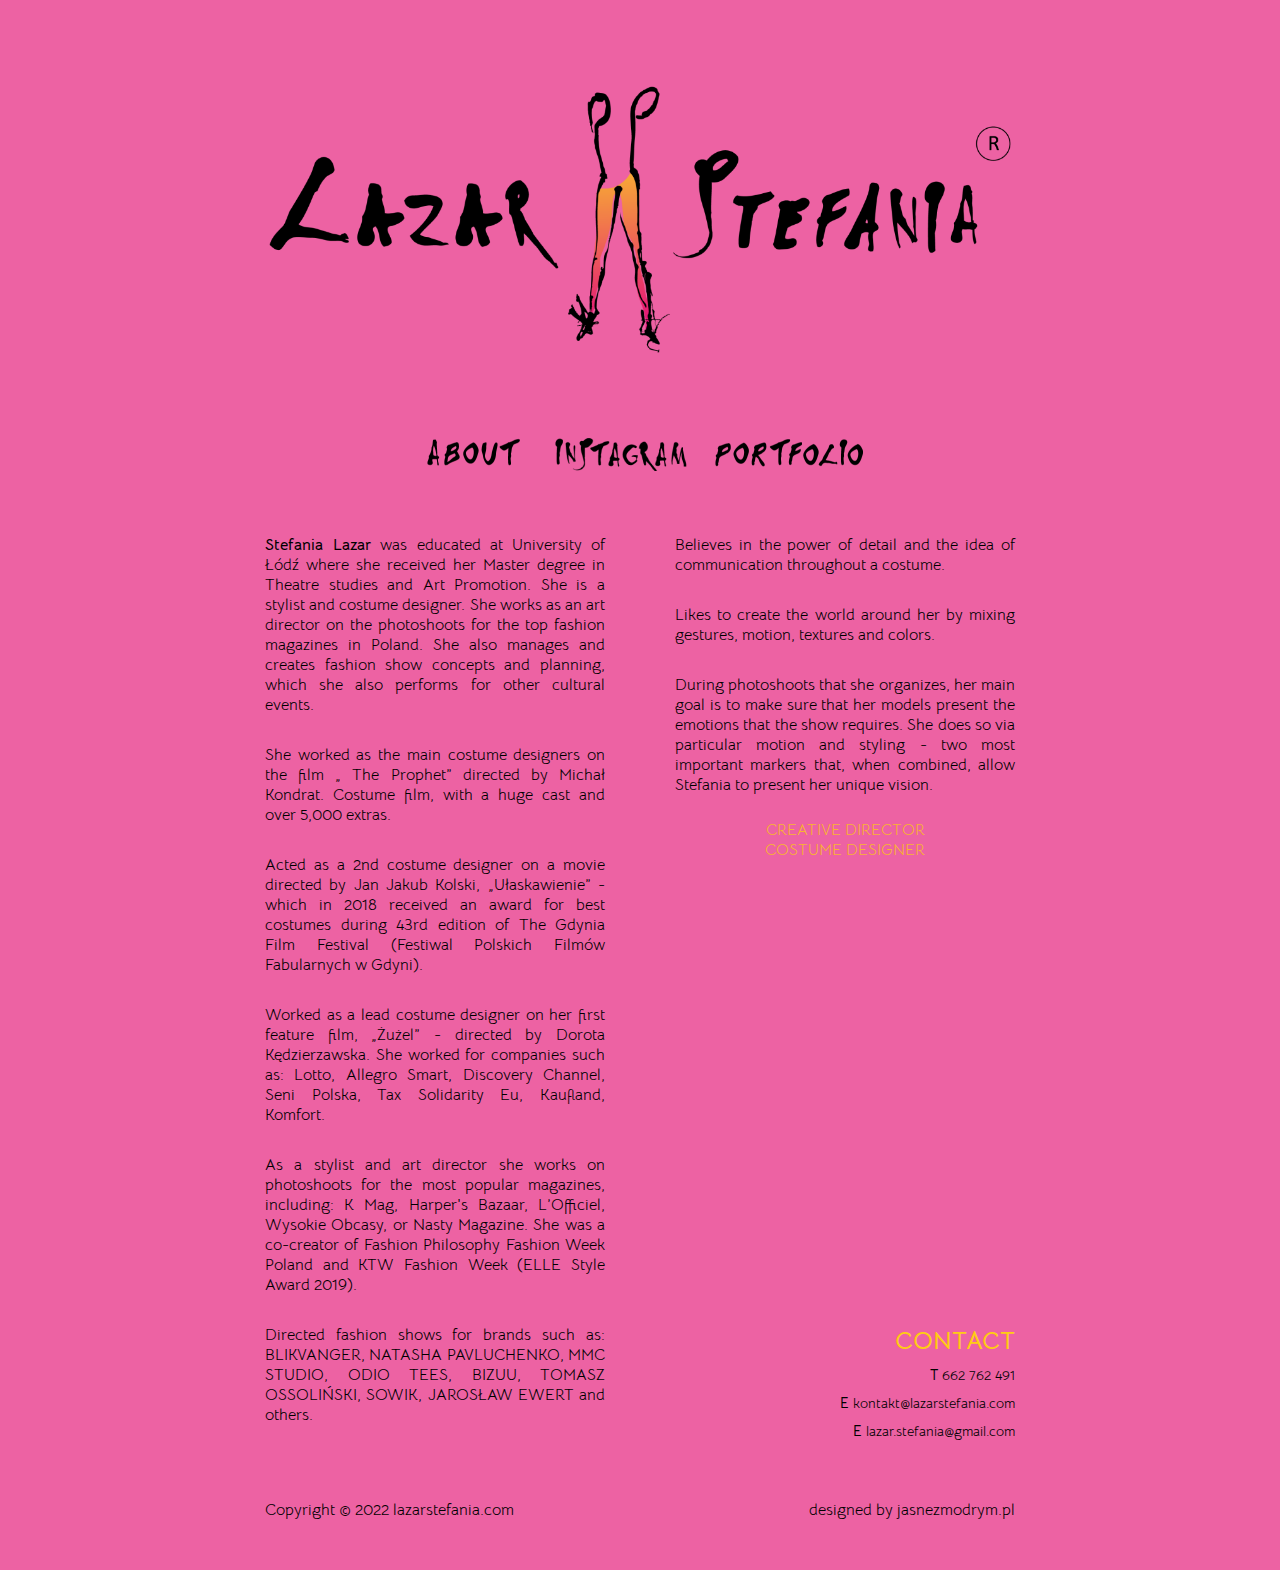
<file: about.html>
<!DOCTYPE html>
<html lang="en">
  <head>
    <meta charset="UTF-8" />
    <meta http-equiv="X-UA-Compatible" content="IE=edge" />
    <meta name="viewport" content="width=device-width, initial-scale=1.0" />
    <title>Lazar Stefania - About</title>
    <link rel="stylesheet" href="css/main.css" />
    <link rel="preconnect" href="https://fonts.googleapis.com" />
    <link rel="preconnect" href="https://fonts.gstatic.com" crossorigin />
    <link
      href="https://fonts.googleapis.com/css2?family=Antic&family=Bellota+Text:wght@300;400;700&display=swap"
      rel="stylesheet"
    />
  </head>
  <body>
    <section class="content --pink-bg">
      <header class="header">
        <section class="header__wrapper">
          <div class="logo">
            <div class="logo__container">
              <a href="index.html" class="logo__link">
                <img
                  src="src/img/logo_stefanialazar_R 2.png"
                  alt="Lazar Stefania"
                />
              </a>
            </div>
          </div>
          <nav role="navigation">
            <div id="menuToggle">
              <input type="checkbox" />
              <span></span>
              <span></span>
              <span></span>
              <ul id="menu">
                <li>
                  <a href="#" title="About">
                    <img src="src/portfolio/about_lazar 1.png" alt="About" />
                  </a>
                </li>
                <li>
                  <a
                    href="https://instagram.com/lazar.stefania?utm_medium=copy_link"
                  >
                    <img
                      src="src/portfolio/instagram_lazar 1.png"
                      alt="Instagram"
                    />
                  </a>
                </li>
                <li>
                  <a href="portfolio.html" title="Portfolio">
                    <img
                      src="src/portfolio/portfolio_lazar 1.png"
                      alt="Portfolio"
                    />
                  </a>
                </li>
              </ul>
            </div>
          </nav>
        </section>
      </header>
      <section class="about">
        <article class="about__column">
          <p>
            <strong>Stefania Lazar</strong> was educated at University of Łódź
            where she received her Master degree in Theatre studies and Art
            Promotion. She is a stylist and costume designer. She works as an
            art director on the photoshoots for the top fashion magazines in
            Poland. She also manages and creates fashion show concepts and
            planning, which she also performs for other cultural events.
          </p>
          <p>
            She worked as the main costume designers on the film „ The Prophet”
            directed by Michał Kondrat. Costume film, with a huge cast and over
            5,000 extras.
          </p>
          <p>
            Acted as a 2nd costume designer on a movie directed by Jan Jakub
            Kolski, „Ułaskawienie” - which in 2018 received an award for best
            costumes during 43rd edition of The Gdynia Film Festival (Festiwal
            Polskich Filmów Fabularnych w Gdyni).
          </p>
          <p>
            Worked as a lead costume designer on her first feature film, „Żużel”
            - directed by Dorota Kędzierzawska. She worked for companies such
            as: Lotto, Allegro Smart, Discovery Channel, Seni Polska, Tax
            Solidarity Eu, Kaufland, Komfort.
          </p>
          <p>
            As a stylist and art director she works on photoshoots for the most
            popular magazines, including: K Mag, Harper's Bazaar, L’Officiel,
            Wysokie Obcasy, or Nasty Magazine. She was a co-creator of Fashion
            Philosophy Fashion Week Poland and KTW Fashion Week (ELLE Style
            Award 2019).
          </p>
          <p>
            Directed fashion shows for brands such as: BLIKVANGER, NATASHA
            PAVLUCHENKO, MMC STUDIO, ODIO TEES, BIZUU, TOMASZ OSSOLIŃSKI, SOWIK,
            JAROSŁAW EWERT and others.
          </p>
        </article>
        <article class="about__column">
          <p>
            Believes in the power of detail and the idea of communication
            throughout a costume.
          </p>
          <p>
            Likes to create the world around her by mixing gestures, motion,
            textures and colors.
          </p>
          <p>
            During photoshoots that she organizes, her main goal is to make sure
            that her models present the emotions that the show requires. She
            does so via particular motion and styling - two most important
            markers that, when combined, allow Stefania to present her unique
            vision.
          </p>
          <div class="about__video">
            <span>CREATIVE DIRECTOR</span>
            <span>COSTUME DESIGNER</span>
            <iframe
              src="https://player.vimeo.com/video/698211196?h=9cde2b93a6"
              width="340"
              height="280"
              frameborder="0"
              allow="autoplay; fullscreen; picture-in-picture"
              allowfullscreen
            ></iframe>
          </div>
          <div class="contact">
            <span>Contact</span>
            <a href="tel:662762491"><strong>T </strong>662 762 491</a>
            <a href="mailto:kontakt@lazarstefania.com"
              ><strong>E </strong>kontakt@lazarstefania.com</a
            >
            <a href="mailto:lazar.stefania@gmail.com"
              ><strong>E </strong>lazar.stefania@gmail.com</a
            >
          </div>
        </article>
      </section>
      <footer class="footer">
        <span>Copyright &copy; 2022 lazarstefania.com </span>
        <a href="https://jasnezmodrym.pl/">designed by jasnezmodrym.pl</a>
      </footer>
    </section>
  </body>
</html>
</file>
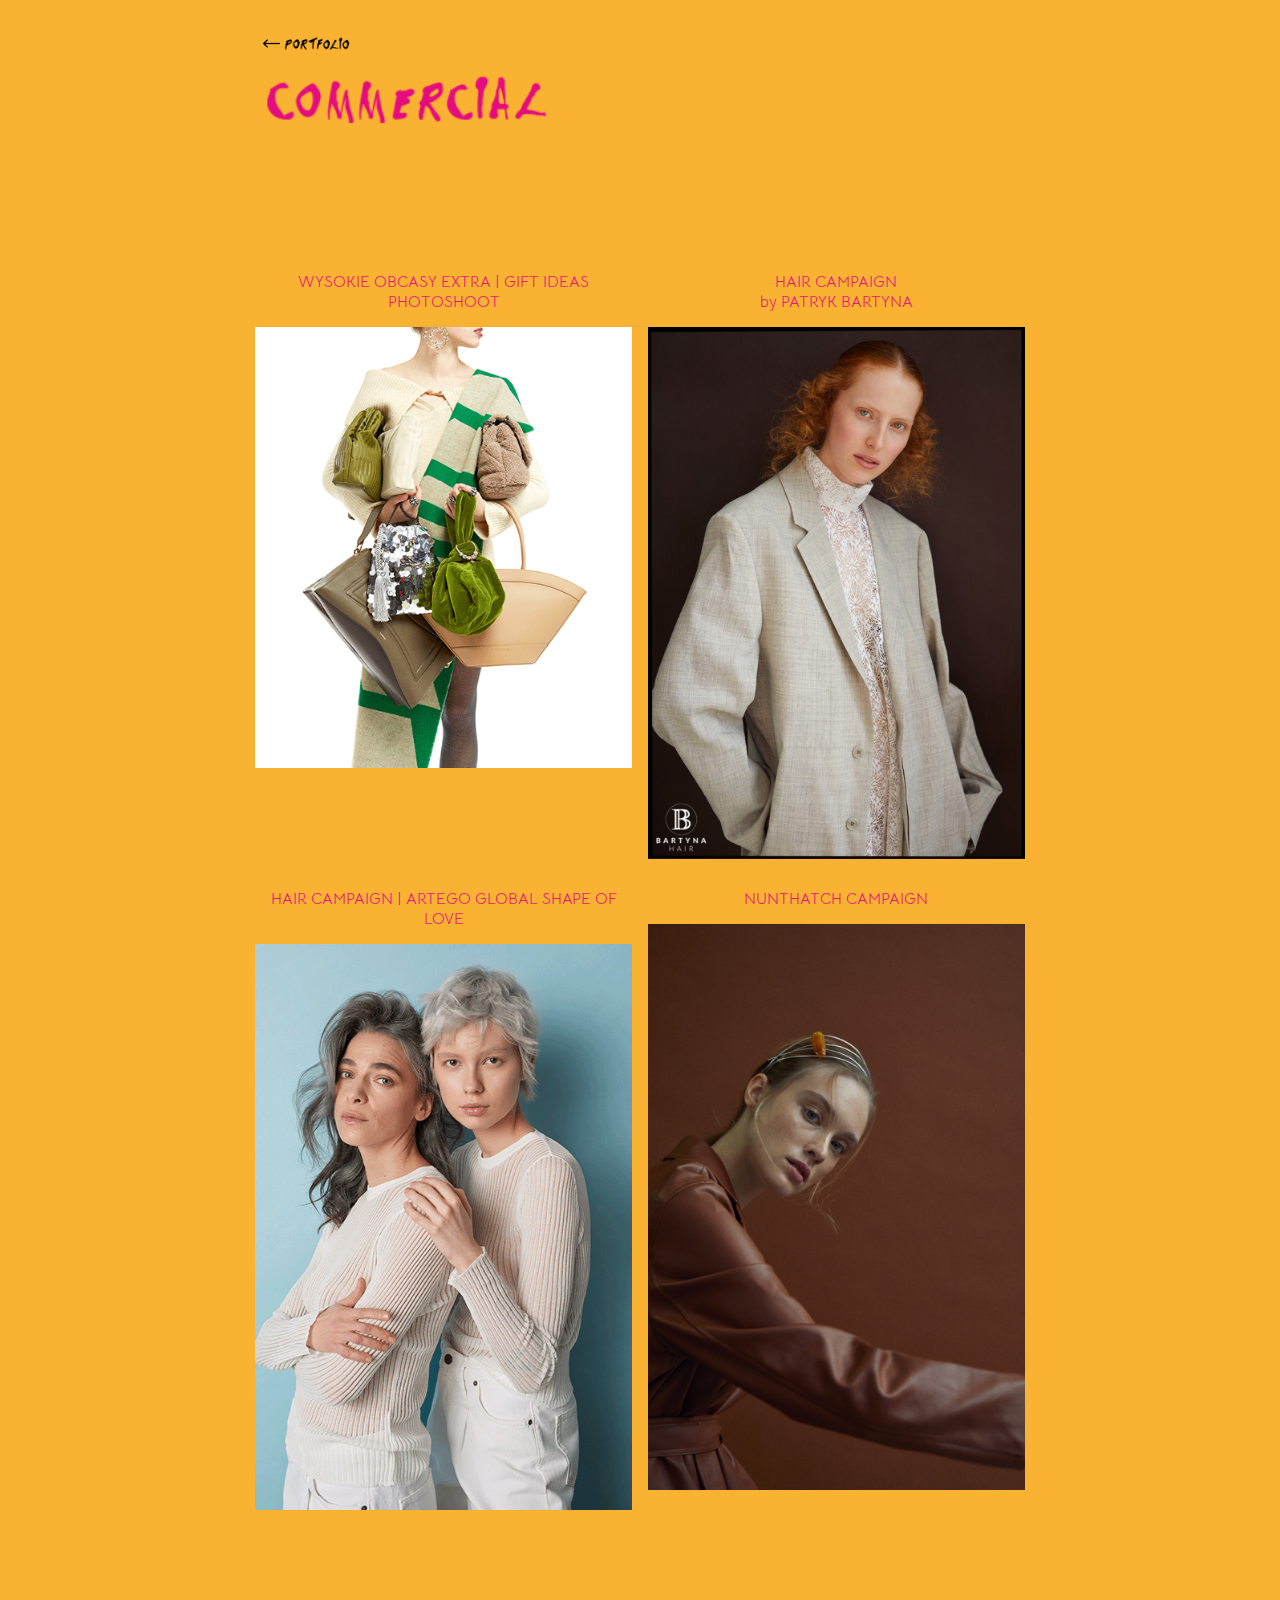
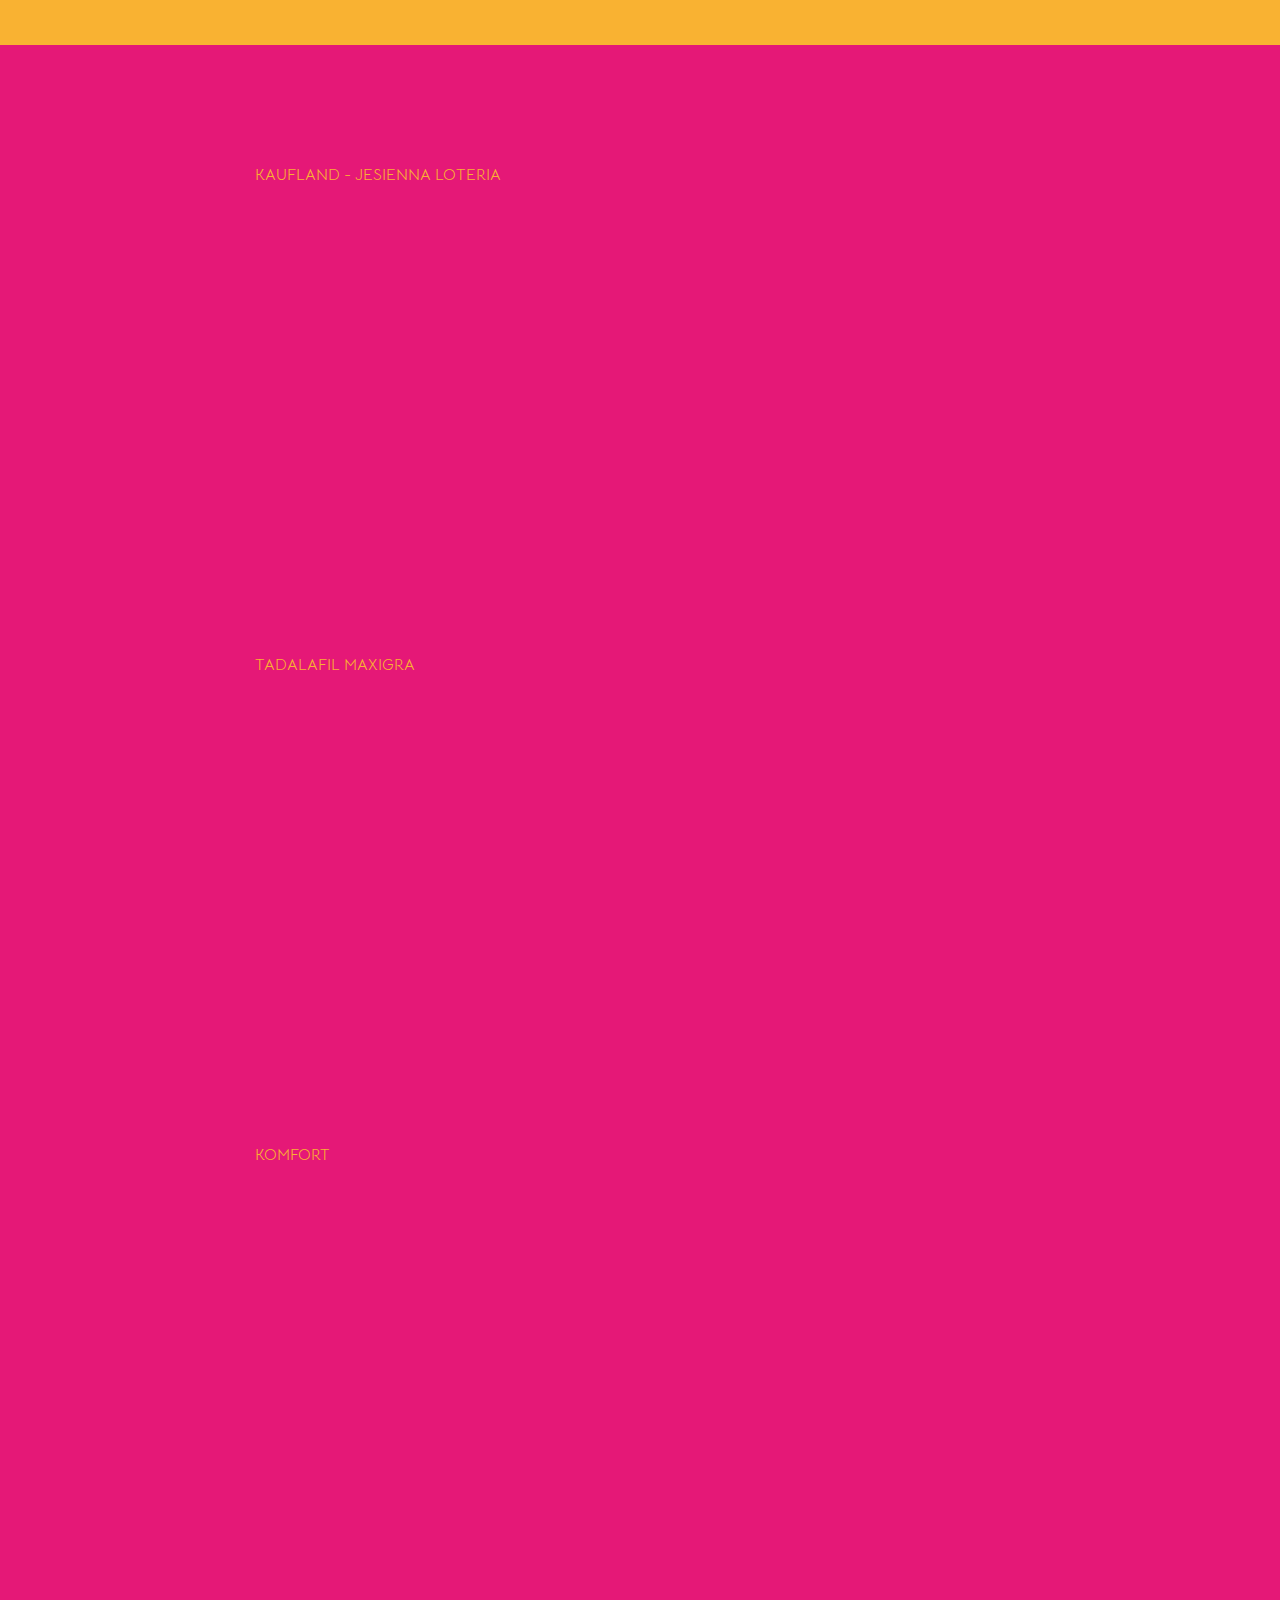
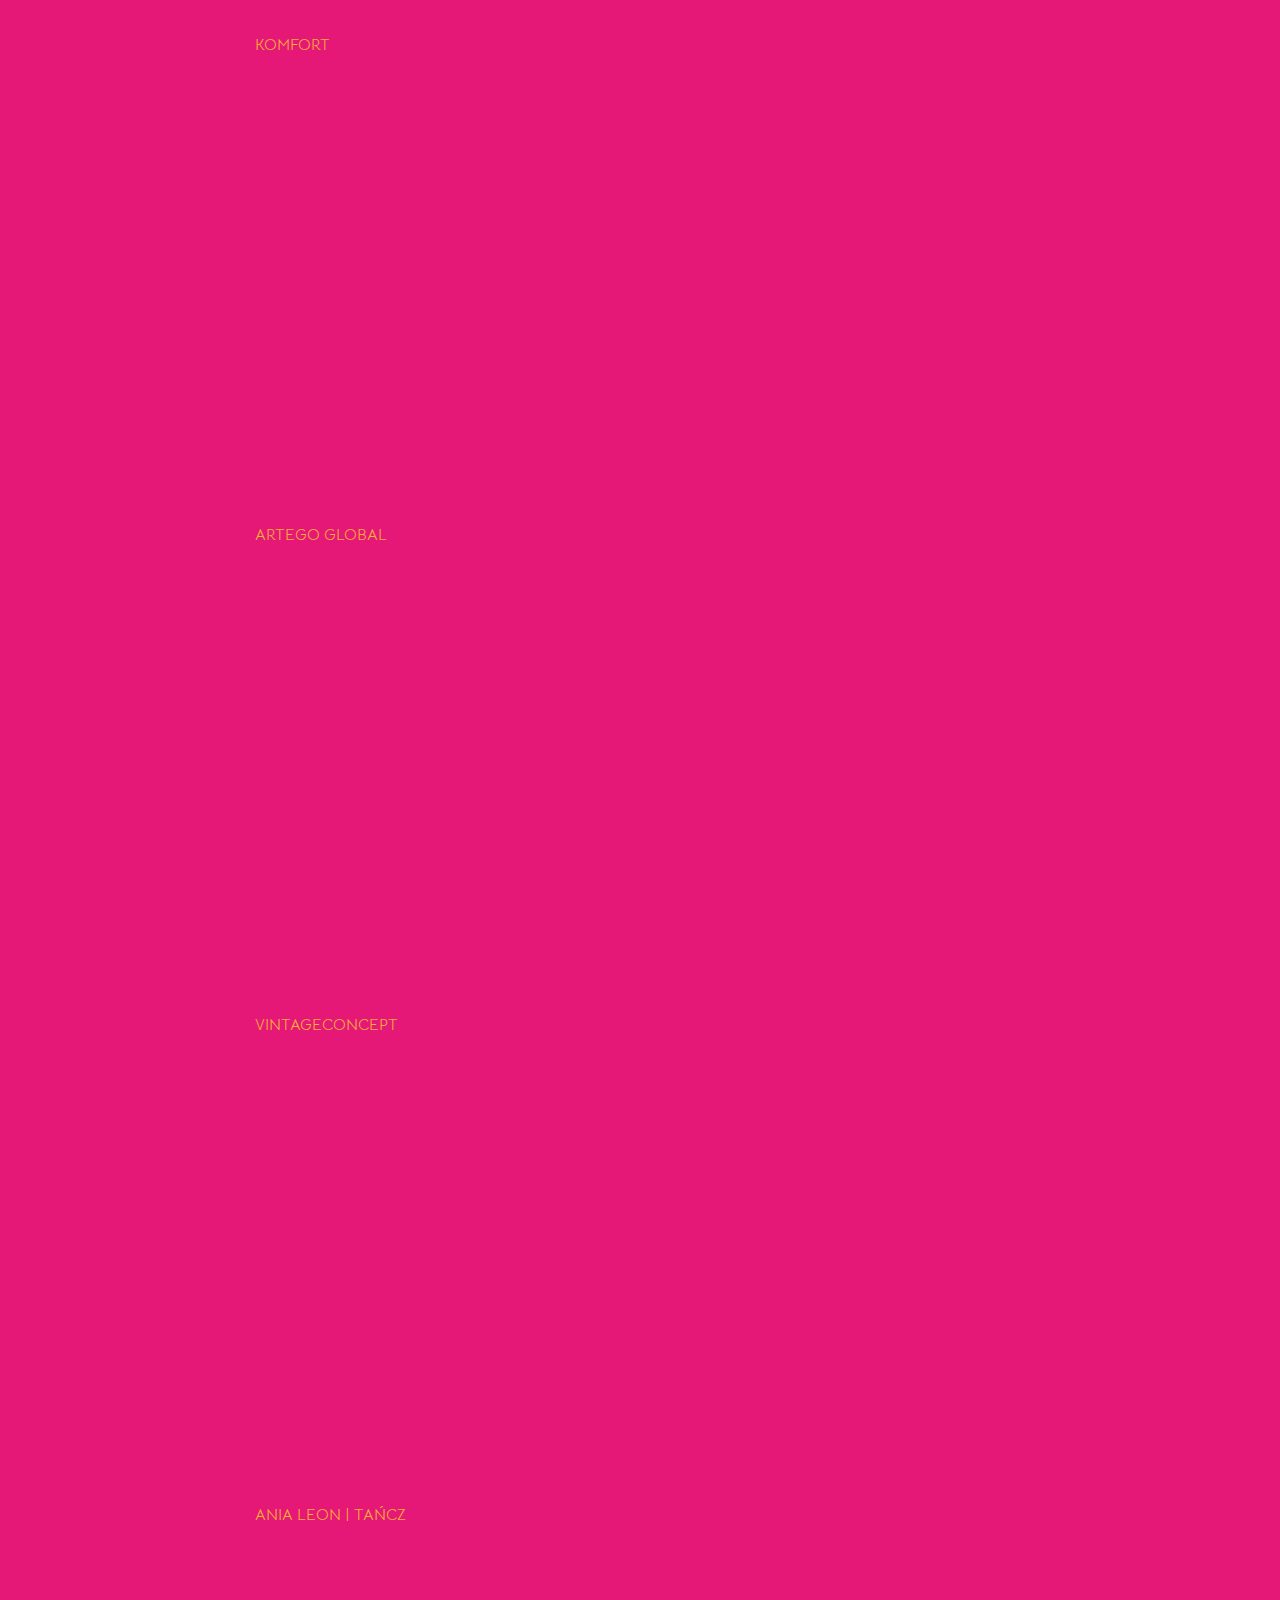
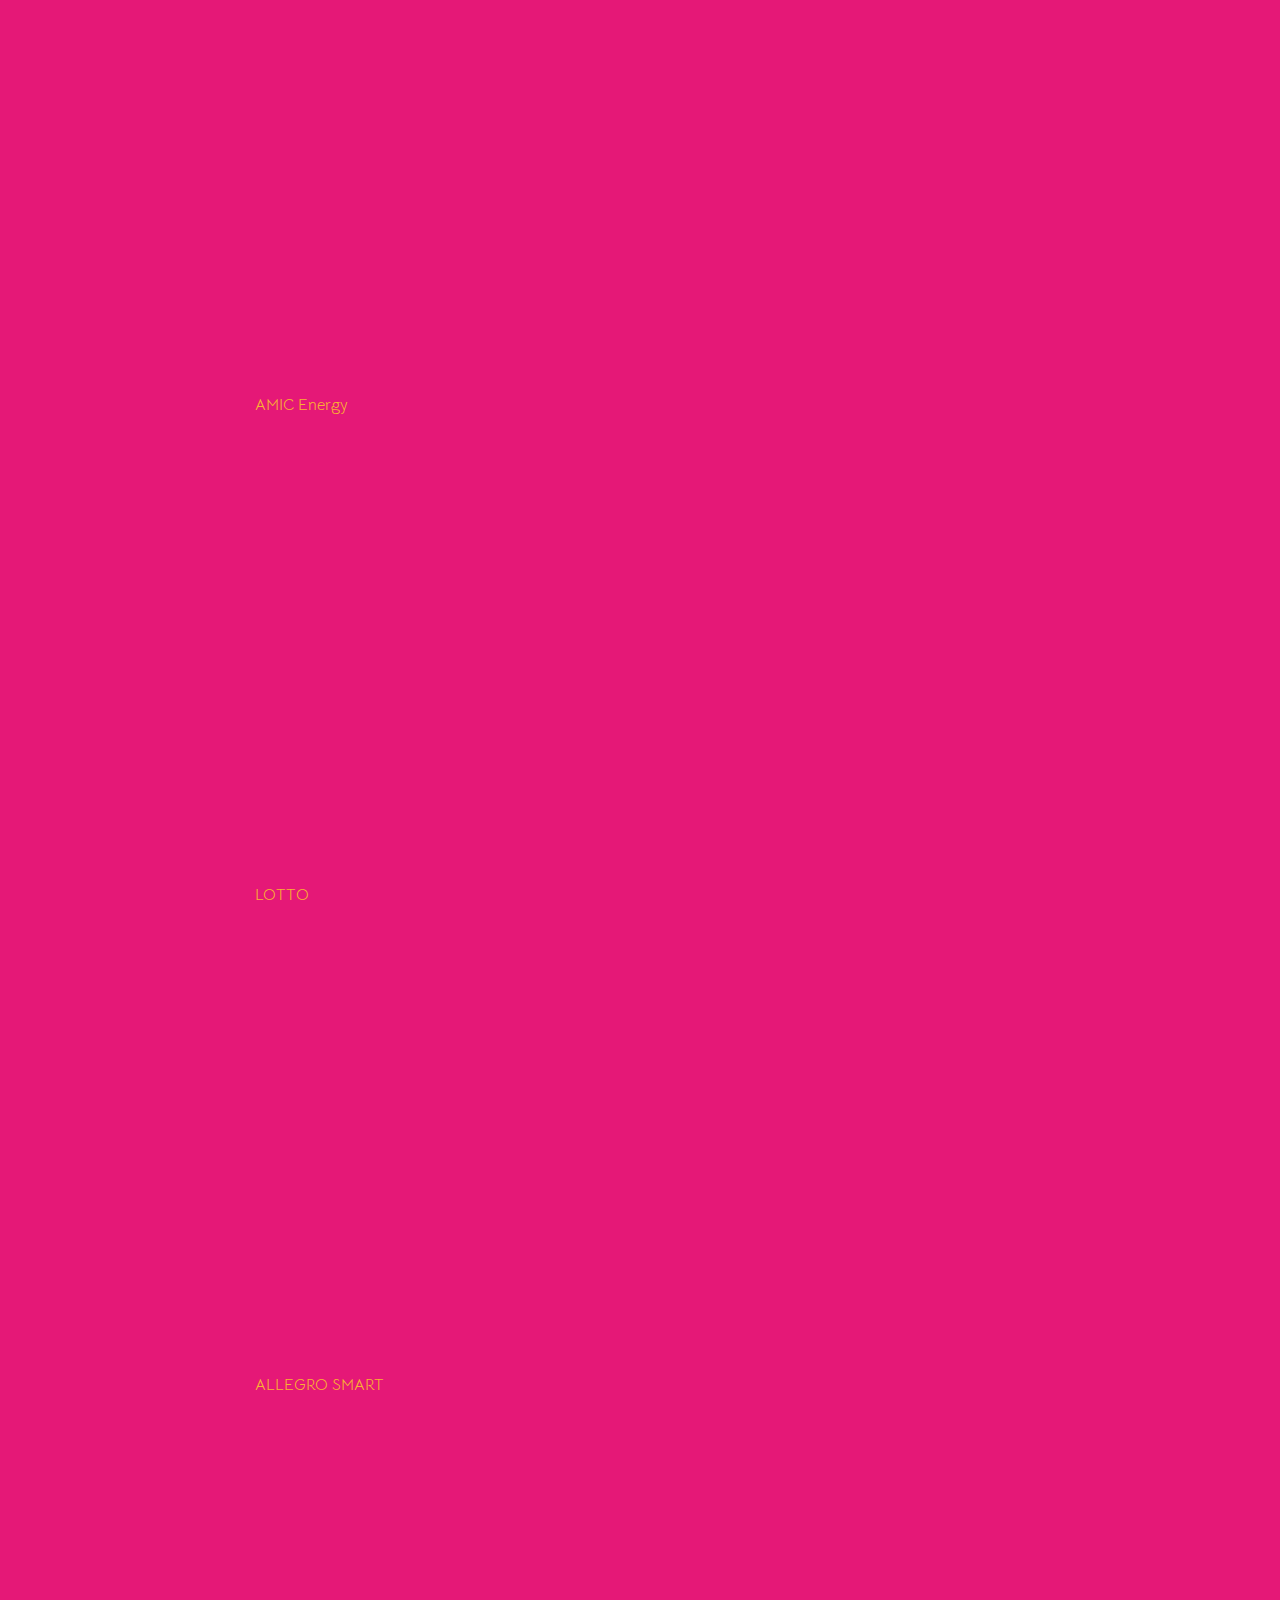
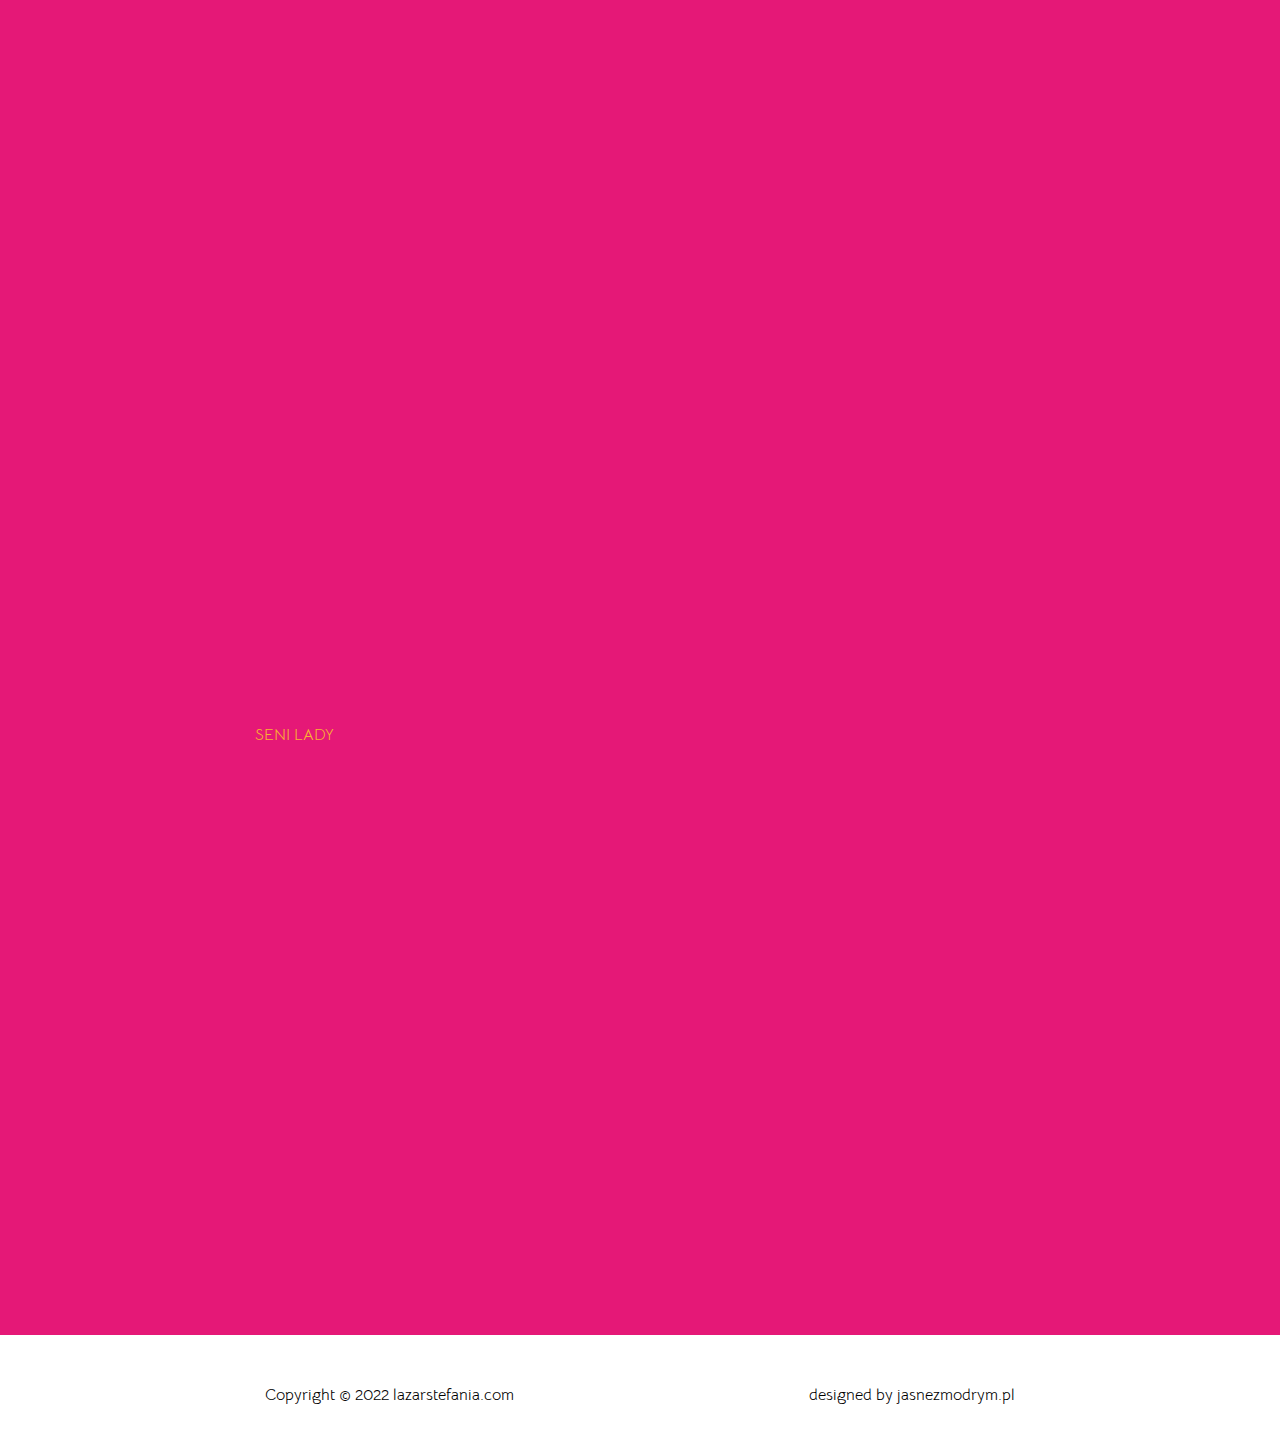
<file: commercial.html>
<!DOCTYPE html>
<html lang="en">
  <head>
    <meta charset="UTF-8" />
    <meta http-equiv="X-UA-Compatible" content="IE=edge" />
    <meta name="viewport" content="width=device-width, initial-scale=1.0" />
    <title>Fashion</title>
    <link rel="stylesheet" href="css/main.css" />
    <link rel="preconnect" href="https://fonts.googleapis.com" />
    <link rel="preconnect" href="https://fonts.gstatic.com" crossorigin />
    <link
      href="https://fonts.googleapis.com/css2?family=Antic&family=Bellota+Text:wght@300;400;700&display=swap"
      rel="stylesheet"
    />
  </head>
  <body>
    <section class="content --portfolio --commercial --orange-bg">
      <header class="header">
        <section class="header__wrapper">
          <a class="header__back" href="portfolio.html" title="Portfolio">
            <img src="src/img/left-arrow.png" alt="arrow" />
            <img src="src/portfolio/portfolio_lazar 1.png" alt="Portfolio" />
          </a>
          <span class="header__portfolio-item">
            <img src="src/portfolio/commercial_lazar 1.png" alt="Commercial" />
          </span>
        </section>
      </header>
      <section class="commercial-top">
        <div class="commercial-top__wrapper">
          <a href="commercial-wo.html" class="commercial-top__item">
            <div>
              <span>WYSOKIE OBCASY EXTRA | GIFT IDEAS PHOTOSHOOT</span>
            </div>
            <img
              src="src/gallery/WYSOKIE_OBCASY_EXTRA-14.png"
              alt="HAIR CAMPAIGN ARTEGO GLOBAL SHAPE OF LOVE"
            />
          </a>
          <a href="commercial-hc.html" class="commercial-top__item">
            <div>
              <span>HAIR CAMPAIGN</span>
              <span>by PATRYK BARTYNA</span>
            </div>
            <img
              src="src/gallery/HAIR_CAMPAIGN-3.png"
              alt="HAIR CAMPAIGN by PATRYK BARTYNA"
            />
          </a>
          <a href="commercial-sh.html" class="commercial-top__item">
            <div>
              <span>HAIR CAMPAIGN | ARTEGO GLOBAL SHAPE OF LOVE</span>
            </div>
            <img
              src="src/gallery/SHAPEOFLOVE-1.png"
              alt="HAIR CAMPAIGN ARTEGO GLOBAL SHAPE OF LOVE"
            />
          </a>
          <a href="commercial-nc.html" class="commercial-top__item">
            <div>
              <span>NUNTHATCH CAMPAIGN</span>
            </div>
            <img
              src="src/gallery/NUNTHATCH_CAMPAIGN-4.png"
              alt="NUNTHATCH CAMPAIGN"
            />
          </a>
        </div>
      </section>
      <section class="commercial-video">
        <div class="commercial-video__wrapper">
          <div class="commercial-video__item">
            <span>KAUFLAND - JESIENNA LOTERIA</span>
            <iframe
              src="https://player.vimeo.com/video/761426990?h=223ec47ead"
              width="640"
              height="360"
              frameborder="0"
              allow="autoplay; fullscreen; picture-in-picture"
              allowfullscreen
            ></iframe>
          </div>
          <div class="commercial-video__item">
            <span>TADALAFIL MAXIGRA</span>
            <iframe
              width="560"
              height="315"
              src="https://www.youtube.com/embed/mmvreGnDFd4"
              title="YouTube video player"
              frameborder="0"
              allow="accelerometer; autoplay; clipboard-write; encrypted-media; gyroscope; picture-in-picture"
              allowfullscreen
            ></iframe>
          </div>
          <div class="commercial-video__item">
            <span>KOMFORT</span>
            <iframe
              width="560"
              height="315"
              src="https://www.youtube.com/embed/iiBp5a30R-o"
              title="YouTube video player"
              frameborder="0"
              allow="accelerometer; autoplay; clipboard-write; encrypted-media; gyroscope; picture-in-picture"
              allowfullscreen
            ></iframe>
          </div>
          <div class="commercial-video__item">
            <span>KOMFORT</span>
            <iframe
              width="560"
              height="315"
              src="https://www.youtube.com/embed/b8un1fDracI"
              title="YouTube video player"
              frameborder="0"
              allow="accelerometer; autoplay; clipboard-write; encrypted-media; gyroscope; picture-in-picture"
              allowfullscreen
            ></iframe>
          </div>
          <div class="commercial-video__item">
            <span>ARTEGO GLOBAL</span>
            <iframe
              width="560"
              height="315"
              src="https://www.youtube.com/embed/LiVfgEtxIvI"
              title="YouTube video player"
              frameborder="0"
              allow="accelerometer; autoplay; clipboard-write; encrypted-media; gyroscope; picture-in-picture"
              allowfullscreen
            ></iframe>
          </div>
          <div class="commercial-video__item">
            <span>VINTAGECONCEPT</span>
            <iframe
              width="560"
              height="315"
              src="https://www.youtube.com/embed/soTPapeharw"
              title="YouTube video player"
              frameborder="0"
              allow="accelerometer; autoplay; clipboard-write; encrypted-media; gyroscope; picture-in-picture"
              allowfullscreen
            ></iframe>
          </div>
          <div class="commercial-video__item">
            <span>ANIA LEON | TAŃCZ</span>
            <iframe
              width="560"
              height="315"
              src="https://www.youtube.com/embed/8uc19u0yWCE?controls=0"
              title="YouTube video player"
              frameborder="0"
              allow="accelerometer; autoplay; clipboard-write; encrypted-media; gyroscope; picture-in-picture"
              allowfullscreen
            ></iframe>
          </div>
          <div class="commercial-video__item">
            <span>AMIC Energy</span>
            <iframe
              width="560"
              height="315"
              src="https://www.youtube.com/embed/LGWoQdRqCyg"
              title="YouTube video player"
              frameborder="0"
              allow="accelerometer; autoplay; clipboard-write; encrypted-media; gyroscope; picture-in-picture"
              allowfullscreen
            ></iframe>
          </div>
          <div class="commercial-video__item">
            <span>LOTTO</span>
            <iframe
              src="https://player.vimeo.com/video/510276917?h=1997b7156d"
              frameborder="0"
              allow="autoplay; fullscreen; picture-in-picture"
              allowfullscreen
            ></iframe>
          </div>
          <div class="commercial-video__item">
            <span>ALLEGRO SMART</span>
            <iframe
              src="https://www.youtube.com/embed/m-f_ay3Lro8?controls=0"
              title="YouTube video player"
              frameborder="0"
              allow="accelerometer; autoplay; clipboard-write; encrypted-media; gyroscope; picture-in-picture"
              allowfullscreen
            ></iframe>
            <iframe
              src="https://www.youtube.com/embed/MVWjS_nF4cY?controls=0"
              title="YouTube video player"
              frameborder="0"
              allow="accelerometer; autoplay; clipboard-write; encrypted-media; gyroscope; picture-in-picture"
              allowfullscreen
            ></iframe>
          </div>
          <div class="commercial-video__item">
            <span>SENI LADY</span>
            <iframe
              src="https://www.youtube.com/embed/jMKVavyDI4w?controls=0"
              title="YouTube video player"
              frameborder="0"
              allow="accelerometer; autoplay; clipboard-write; encrypted-media; gyroscope; picture-in-picture"
              allowfullscreen
            ></iframe>
          </div>
        </div>
      </section>
      <footer class="footer">
        <span>Copyright &copy; 2022 lazarstefania.com </span>
        <a href="https://jasnezmodrym.pl/">designed by jasnezmodrym.pl</a>
      </footer>
    </section>
  </body>
</html>
</file>
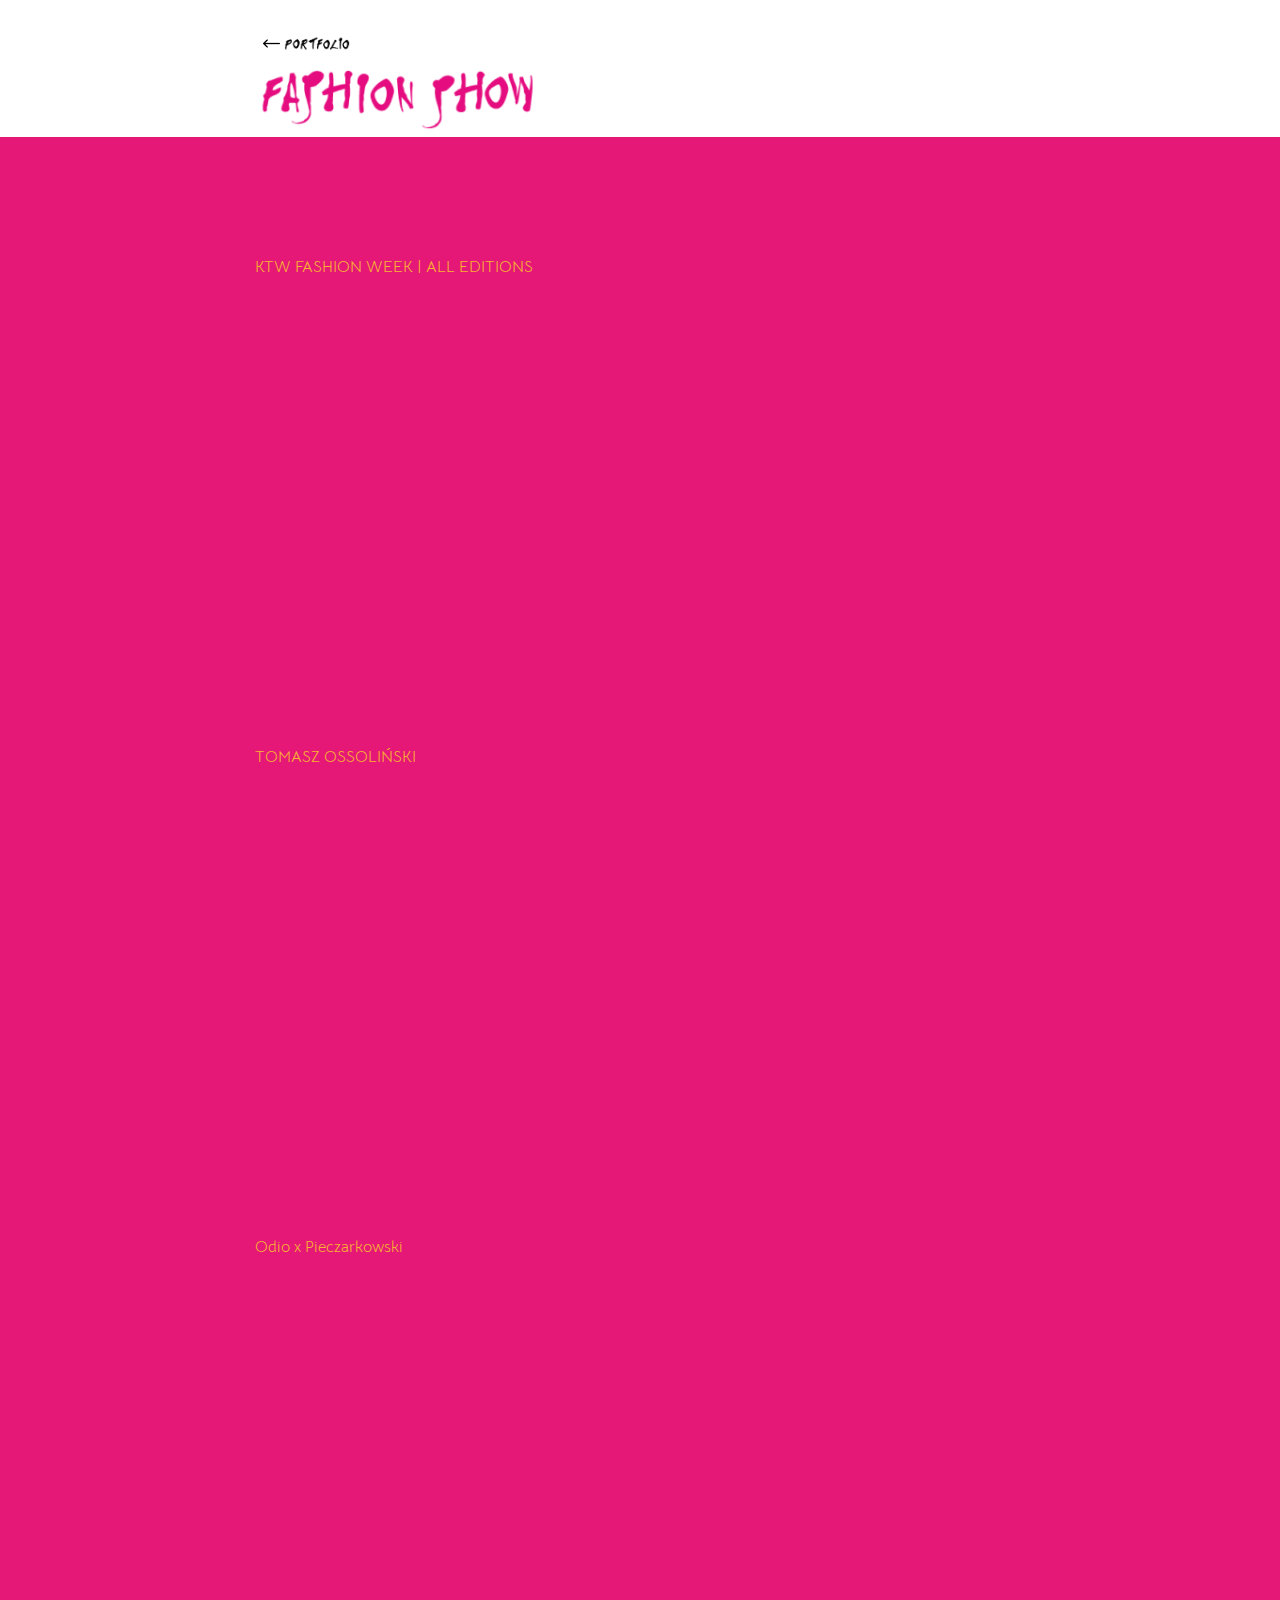
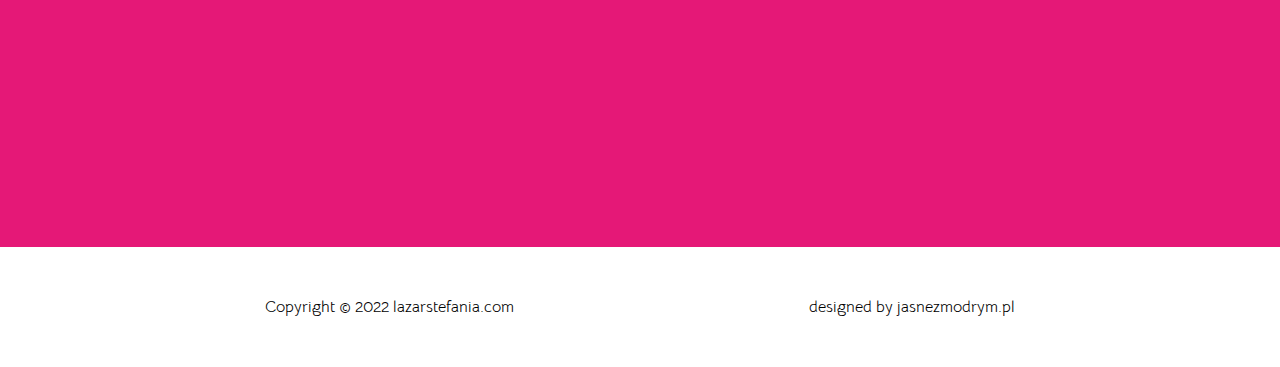
<file: fashion_show.html>
<!DOCTYPE html>
<html lang="en">
<head>
  <meta charset="UTF-8">
  <meta http-equiv="X-UA-Compatible" content="IE=edge">
  <meta name="viewport" content="width=device-width, initial-scale=1.0">
  <title>Fashion Show</title>
  <link rel="stylesheet" href="css/main.css">
  <link rel="preconnect" href="https://fonts.googleapis.com">
  <link rel="preconnect" href="https://fonts.gstatic.com" crossorigin>
  <link href="https://fonts.googleapis.com/css2?family=Antic&family=Bellota+Text:wght@300;400;700&display=swap" rel="stylesheet">
</head>
<body>
  <section class="content --portfolio --commercial">
    <header class="header">
      <section class="header__wrapper --fashion">
        <a class="header__back" href="portfolio.html" title="Portfolio">
          <img src="src/img/left-arrow.png" alt="arrow">
          <img src="src/portfolio/portfolio_lazar 1.png" alt="Portfolio">
        </a>
        <span class="header__portfolio-item">
          <img src="src/img/fashionshow_lazar.png" alt="Fashion Show">
        </span>
      </section>
    </header>
    <section class="commercial-video">
      <div class="commercial-video__wrapper">
        <div class="commercial-video__item">
          <span>KTW FASHION WEEK | ALL EDITIONS</span>
          <iframe width="560" height="315" src="https://www.youtube.com/embed/u3ND0A_0HsI" title="YouTube video player" frameborder="0" allow="accelerometer; autoplay; clipboard-write; encrypted-media; gyroscope; picture-in-picture" allowfullscreen></iframe>
        </div>
        <div class="commercial-video__item">
          <span>TOMASZ OSSOLIŃSKI</span>
          <iframe width="560" height="315" src="https://www.youtube.com/embed/8IuXtetYwIM" title="YouTube video player" frameborder="0" allow="accelerometer; autoplay; clipboard-write; encrypted-media; gyroscope; picture-in-picture" allowfullscreen></iframe>
        </div>
        <div class="commercial-video__item">
          <span>Odio x Pieczarkowski</span>
          <iframe width="560" height="315" src="https://www.youtube.com/embed/sF5xMFm3-sA" title="YouTube video player" frameborder="0" allow="accelerometer; autoplay; clipboard-write; encrypted-media; gyroscope; picture-in-picture" allowfullscreen></iframe>
        </div>
      </div>
    </section>
    <footer class="footer">
      <span>Copyright &copy; 2022 lazarstefania.com </span>
      <a href="https://jasnezmodrym.pl/">designed by jasnezmodrym.pl</a>
    </footer>
  </section>
</body>
</html>
</file>
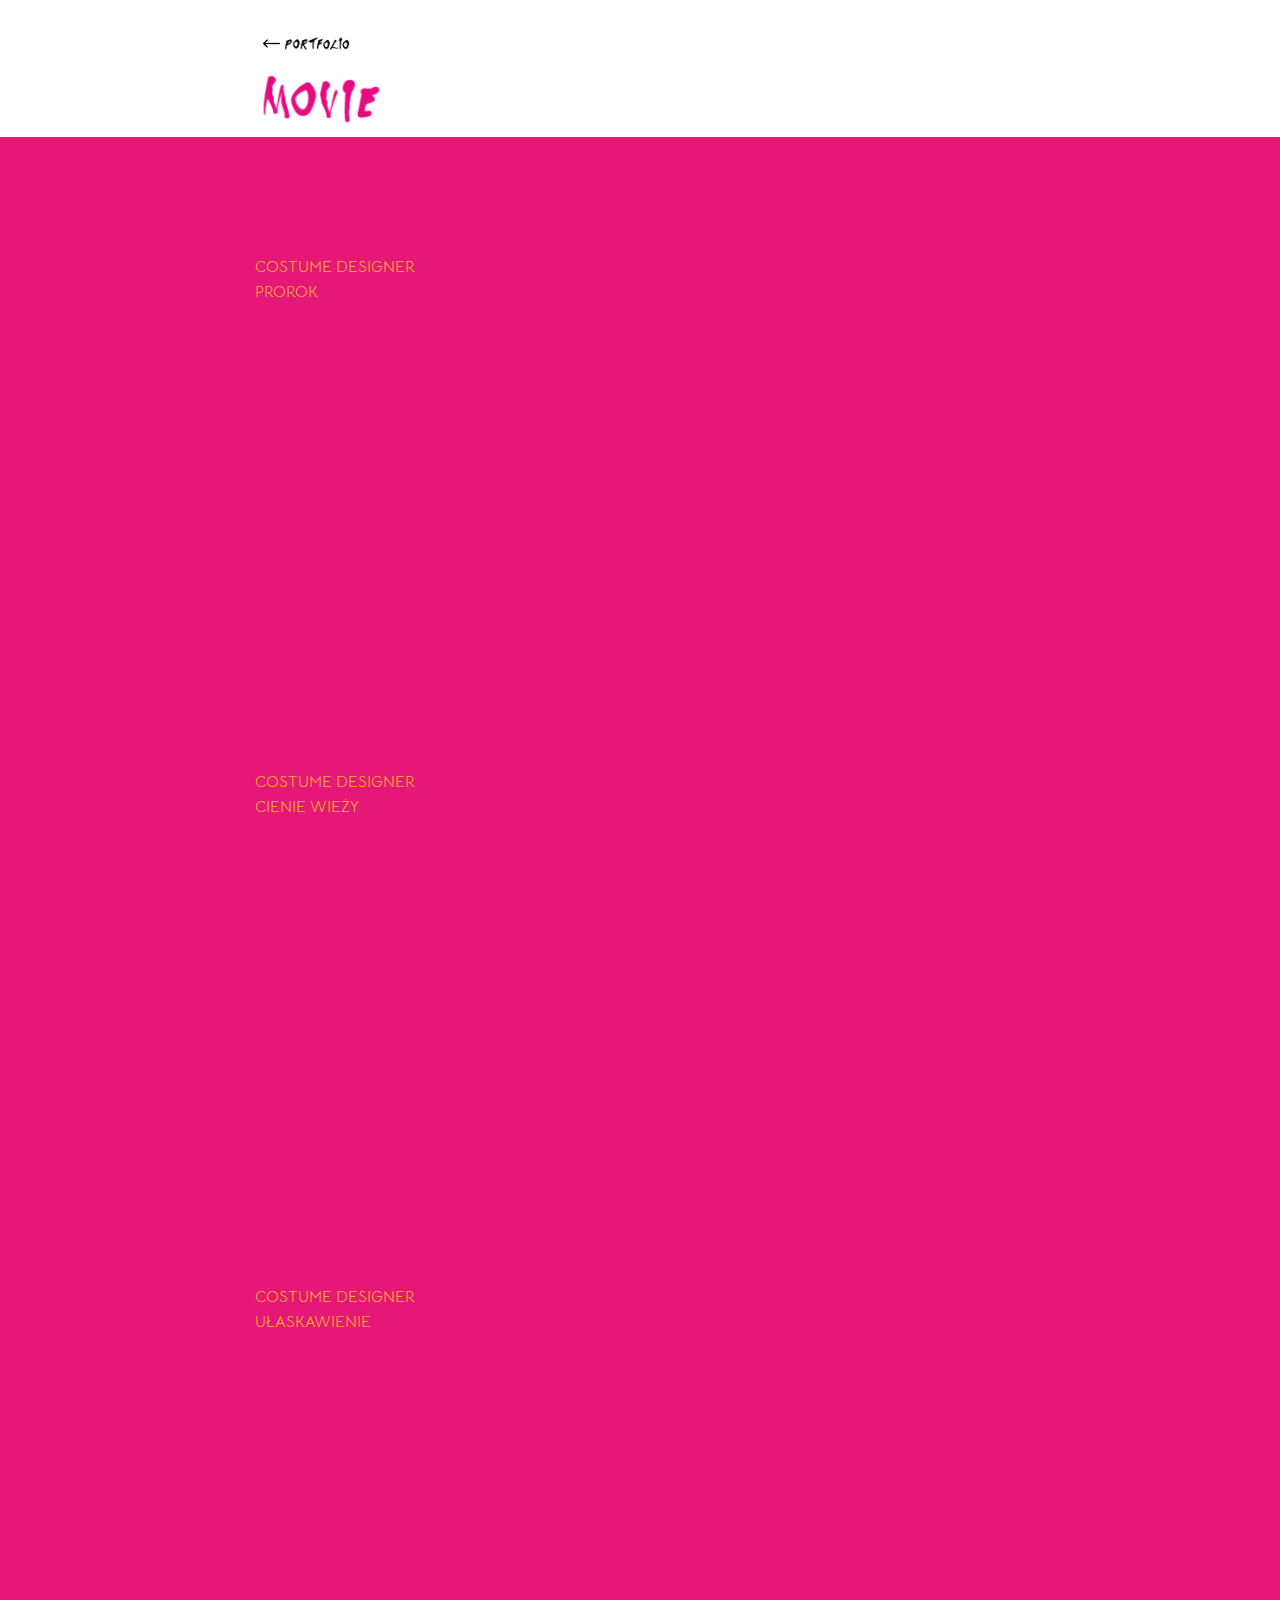
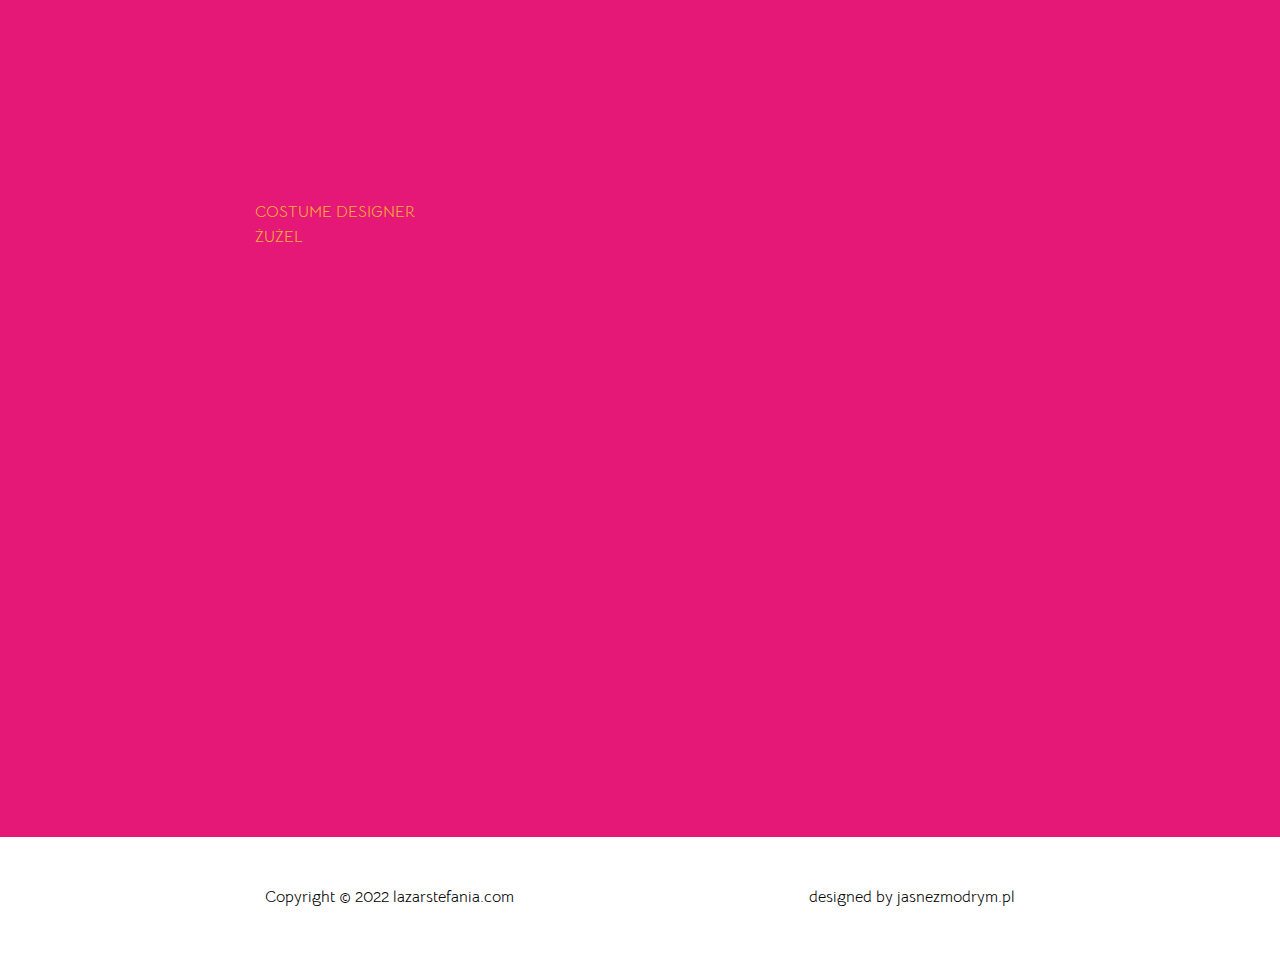
<file: movie.html>
<!DOCTYPE html>
<html lang="en">
  <head>
    <meta charset="UTF-8" />
    <meta http-equiv="X-UA-Compatible" content="IE=edge" />
    <meta name="viewport" content="width=device-width, initial-scale=1.0" />
    <title>Movie</title>
    <link rel="stylesheet" href="css/main.css" />
    <link rel="preconnect" href="https://fonts.googleapis.com" />
    <link rel="preconnect" href="https://fonts.gstatic.com" crossorigin />
    <link
      href="https://fonts.googleapis.com/css2?family=Antic&family=Bellota+Text:wght@300;400;700&display=swap"
      rel="stylesheet"
    />
  </head>
  <body>
    <section class="content --portfolio --commercial">
      <header class="header">
        <section class="header__wrapper --fashion">
          <a class="header__back" href="portfolio.html" title="Portfolio">
            <img src="src/img/left-arrow.png" alt="arrow" />
            <img src="src/portfolio/portfolio_lazar 1.png" alt="Portfolio" />
          </a>
          <span class="header__portfolio-item">
            <img src="src/img/movie_lazar 2.png" alt="Movie" />
          </span>
        </section>
      </header>
      <section class="commercial-video">
        <div class="commercial-video__wrapper">
          <div class="commercial-video__item">
            <span class="commercial-video__aside">COSTUME DESIGNER</span>
            <span>PROROK</span>
            <iframe
              width="560"
              height="315"
              src="https://www.youtube.com/embed/AkW0URFiIXo"
              title="YouTube video player"
              frameborder="0"
              allow="accelerometer; autoplay; clipboard-write; encrypted-media; gyroscope; picture-in-picture"
              allowfullscreen
            ></iframe>
          </div>
          <div class="commercial-video__item">
            <span class="commercial-video__aside">COSTUME DESIGNER</span>
            <span>CIENIE WIEŻY</span>
            <iframe
              width="560"
              height="315"
              src="https://www.youtube.com/embed/ZGtN9p1BwP4"
              title="YouTube video player"
              frameborder="0"
              allow="accelerometer; autoplay; clipboard-write; encrypted-media; gyroscope; picture-in-picture"
              allowfullscreen
            ></iframe>
          </div>
          <div class="commercial-video__item">
            <span class="commercial-video__aside">COSTUME DESIGNER</span>
            <span>UŁASKAWIENIE</span>
            <iframe
              width="560"
              height="315"
              src="https://www.youtube.com/embed/v6MemjFTCkU"
              title="YouTube video player"
              frameborder="0"
              allow="accelerometer; autoplay; clipboard-write; encrypted-media; gyroscope; picture-in-picture"
              allowfullscreen
            ></iframe>
          </div>
          <div class="commercial-video__item">
            <span class="commercial-video__aside">COSTUME DESIGNER</span>
            <span>ŻUŻEL</span>
            <iframe
              width="560"
              height="315"
              src="https://www.youtube.com/embed/xY2kpDutEY4"
              title="YouTube video player"
              frameborder="0"
              allow="accelerometer; autoplay; clipboard-write; encrypted-media; gyroscope; picture-in-picture"
              allowfullscreen
            ></iframe>
          </div>
        </div>
      </section>
      <footer class="footer">
        <span>Copyright &copy; 2022 lazarstefania.com </span>
        <a href="https://jasnezmodrym.pl/">designed by jasnezmodrym.pl</a>
      </footer>
    </section>
  </body>
</html>
</file>
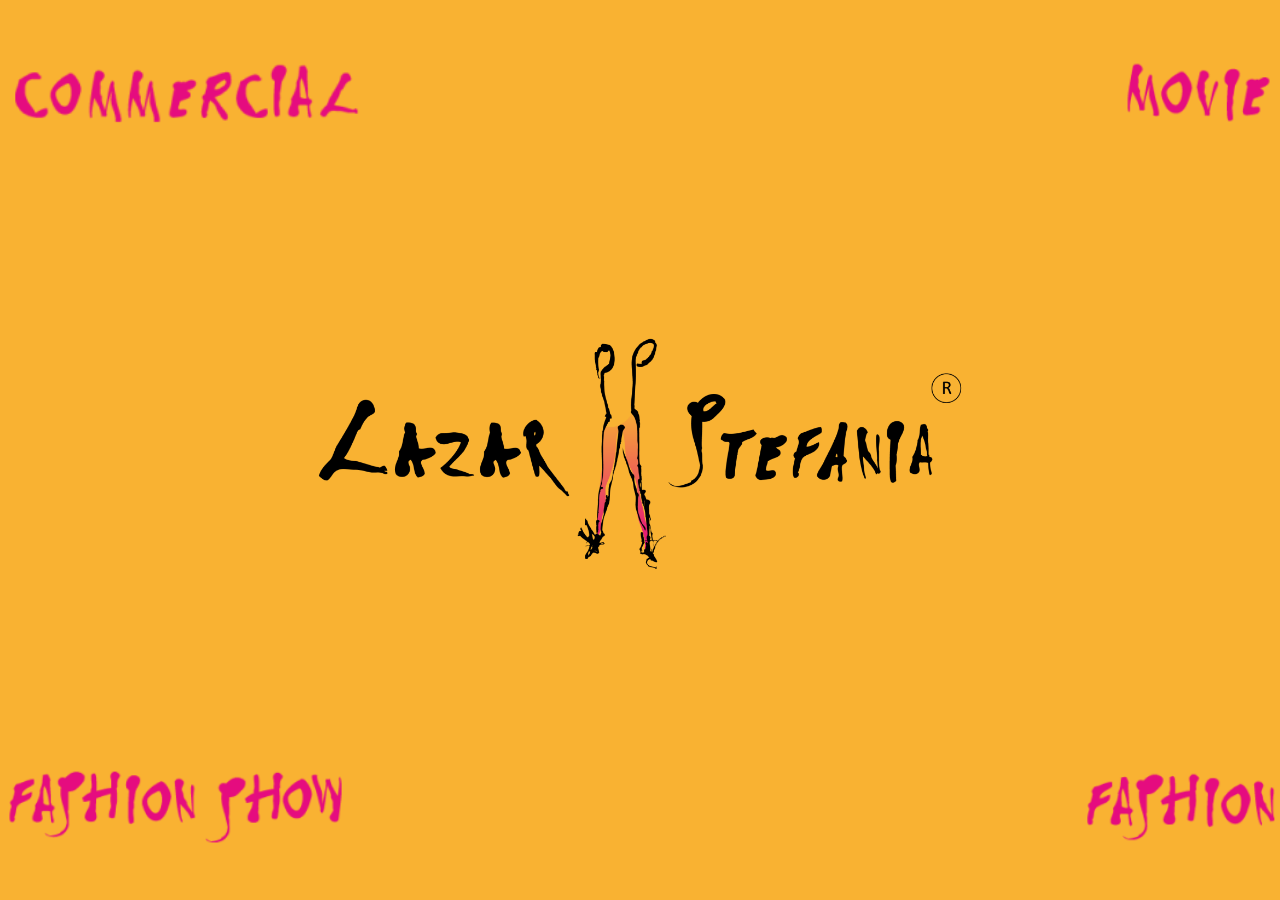
<file: portfolio.html>
<!DOCTYPE html>
<html lang="en">
<head>
  <meta charset="UTF-8">
  <meta http-equiv="X-UA-Compatible" content="IE=edge">
  <meta name="viewport" content="width=device-width, initial-scale=1.0">
  <title>Lazar Stefania</title>
  <link rel="stylesheet" href="css/main.css">
  <link rel="preconnect" href="https://fonts.googleapis.com">
  <link rel="preconnect" href="https://fonts.gstatic.com" crossorigin>
  <link href="https://fonts.googleapis.com/css2?family=Antic&family=Bellota+Text:wght@300;400;700&display=swap" rel="stylesheet">
</head>
<body>
  <section class="content --orange-bg">
    <section class="portfolio-main">
      <div class="portfolio-menu">
        <ul>
          <li>
            <a href="commercial.html" title="Comercial">
              <img src="src/portfolio/commercial_lazar 1.png" alt="Comercial">
            </a>
          </li>
          <li>
            <a href="movie.html" title="Movie">
              <img src="src/portfolio/movie_lazar 2.png" alt="Movie">
            </a>
          </li>
        </ul>
      </div>
      <div class="logo --portfolio">
        <div class="logo__container">
          <a href="index.html" class="logo__link">
            <img src="src/img/logo_stefanialazar_R 2.png" alt="Lazar Stefania">
          </a>
        </div>
      </div>
      <div class="portfolio-menu">
        <ul>
          <li>
            <a href="fashion_show.html" title="Fashion Show">
              <img src="src/portfolio/fashionshow_lazar.png" alt="Fashion Show">
            </a>
          </li>
          <li>
            <a href="fashion.html" title="Fashion">
              <img src="src/portfolio/fashion_lazar.png" alt="Fashion">
            </a>
          </li>
        </ul>
      </div>
    </section>
  </section>
</body>
</html>
</file>
<file: css/main.css>
* {
  margin: 0;
  padding: 0;
  box-sizing: border-box;
  list-style: none;
  text-decoration: none;
}
body {
  overflow-x: hidden;
}
.content {
  max-width: 2220px;
  margin: 0 auto;
  font-family: "Bellota Text", cursive;
  position: relative;
  min-height: 100vh;
}
.content.--orange-bg {
  position: relative;
}
.content.--orange-bg::before {
  content: "";

  position: absolute;
  width: 100vw;
  height: 100%;
  top: 0;
  left: 50%;
  margin-left: -50vw;
  background-color: #f9b232;
  z-index: -1;
}
.content.--pink-bg::before {
  content: "";
  position: absolute;
  width: 100vw;
  height: 100%;
  top: 0;
  left: 50%;
  margin-left: -50vw;
  background-color: #ed62a3;
  z-index: -1;
}
.content.--pink-bg .header__wrapper {
  background-color: #ed62a3;
}
.header {
  position: fixed;
  top: 0;
  width: 100%;
  height: 90px;
  z-index: 1;
}
.header__wrapper {
  display: flex;
  align-items: center;
  justify-content: space-between;
  background-color: #f9b232;
}
.header__wrapper.--fashion {
  background-color: #ffffff;
}
.logo {
  padding: 5px;
  height: 80px;
}
.logo__container {
  height: 100%;
}
.logo__link {
  display: block;
  height: 100%;
}
.logo__link img {
  display: block;
  height: 100%;
}
.logo.--portfolio {
  display: flex;
  align-items: center;
  justify-content: center;
  width: 100%;
  max-width: 1100px;
  background-color: #f9b232;
  margin: 0 auto;
}
.logo.--portfolio .logo__link {
  display: flex;
  align-items: center;
  justify-content: center;
}
.logo.--portfolio .logo__link img {
  max-width: 100%;
  height: auto;
}
.main-menu__nav {
  display: flex;
  align-items: center;
  justify-content: center;
}
.main-menu__item {
  margin: 20px 30px;
}
.main-menu__link {
  color: #000000;
  letter-spacing: 0.5px;
  font-size: 18px;
  text-transform: uppercase;
}
.gallery {
  padding-top: 120px;
}

.--commercial .gallery {
  padding-top: 190px;
}

.item {
  opacity: 1;
  cursor: pointer;
}

.item img {
  display: block;
  width: 100%;
}

.item span {
  position: absolute;
  top: 100%;
  transform: translateY(0);
  left: 0;
  width: 100%;
  height: 100px;
  display: flex;
  align-items: center;
  justify-content: center;
  bottom: 0;
  padding: 5px 5px 5px 5px;
  text-align: center;
  color: #e51877;
  opacity: 0;
  line-height: 1.2;
  transition: 0.3s;
}

.item:hover span {
  opacity: 1;
  transform: translateY(-100%);
}

.item:nth-of-type(1) {
  order: 1;
}
.item:nth-of-type(2) {
  order: 2;
}
.item:nth-of-type(3) {
  order: 3;
}
.item:nth-of-type(4) {
  order: 4;
}

.portfolio-main {
  max-width: 1440px;
  margin: 0 auto;
  height: 100vh;
  max-height: 100vh;
  display: flex;
  flex-direction: column;
  justify-content: space-around;
}

.portfolio-menu ul {
  display: flex;
  flex-direction: column;
  align-items: center;
  justify-content: center;
}

.portfolio-menu li {
  padding: 5px 0;
}

nav {
  height: 90px;
  width: 90px;
  order: -1;
}

#menuToggle {
  display: flex;
  flex-direction: column;
  position: relative;
  top: 36px;
  left: 30px;
  z-index: 1;
  -webkit-user-select: none;
  user-select: none;
}

#menuToggle input {
  display: flex;
  width: 40px;
  height: 32px;
  position: absolute;
  cursor: pointer;
  opacity: 0;
  z-index: 2;
}

#menuToggle span {
  display: flex;
  width: 29px;
  height: 2px;
  margin-bottom: 5px;
  position: relative;
  background: #000000;
  border-radius: 3px;
  z-index: 1;
  transform-origin: 5px 0px;
  transition: transform 0.5s cubic-bezier(0.77, 0.2, 0.05, 1),
    background 0.5s cubic-bezier(0.77, 0.2, 0.05, 1), opacity 0.55s ease;
}

#menuToggle span:first-child {
  transform-origin: 0% 0%;
}

#menuToggle span:nth-last-child(2) {
  transform-origin: 0% 100%;
}

#menuToggle input:checked ~ span {
  opacity: 1;
  transform: rotate(45deg) translate(-3px, -1px);
  background: #36383f;
}
#menuToggle input:checked ~ span:nth-last-child(3) {
  opacity: 0;
  transform: rotate(0deg) scale(0.2, 0.2);
}

#menuToggle input:checked ~ span:nth-last-child(2) {
  transform: rotate(-45deg) translate(0, -1px);
}

#menu {
  display: flex;
  align-items: center;
  justify-content: center;
  flex-direction: column;
  position: absolute;
  width: 100vw;
  height: 100vh;
  box-shadow: 0 0 10px #85888c;
  margin: -50px 0 0 -50px;
  padding: 50px;
  padding-top: 50px;
  -webkit-font-smoothing: antialiased;
  transform-origin: 0% 0%;
  transform: translate(-100%, 0);
  transition: transform 0.5s cubic-bezier(0.77, 0.2, 0.05, 1);
  background-color: #ed62a3;
}

#menu li {
  padding: 40px 0;
  transition-delay: 2s;
}

#menu li a {
  font-size: 18px;
  letter-spacing: -0.5px;
  color: #000000;
  text-transform: uppercase;
}

#menuToggle input:checked ~ ul {
  transform: none;
}

.about {
  padding: 90px 15px 0 15px;
}

.about p {
  margin-bottom: 20px;
  text-align: justify;
}

.portfolio {
  margin-top: 90px;
}
.portfolio__container {
  display: flex;
  column-gap: 10px;
  row-gap: 10px;
  flex-wrap: wrap;
  margin-bottom: 10px;
}
.portfolio__item {
  height: 100%;
  max-height: 380px;
}
.portfolio__item picture {
  display: block;
  height: 100%;
}
.portfolio__item picture img {
  height: 100%;
  max-width: 100%;
}

.footer {
  display: flex;
  flex-direction: column;
  align-items: center;
  justify-content: center;
  padding: 20px 5px;
  position: relative;
}
.footer span {
  padding: 10px 0;
}
.footer a {
  padding: 10px 0;
  color: #000000;
}
.--commercial .footer::before {
  content: "";
  position: absolute;
  left: 50%;
  margin-left: -50vw;
  width: 100vw;
  height: 100%;
  background-color: #ffffff;
  z-index: -1;
}
.contact {
  display: flex;
  flex-direction: column;
  align-items: flex-end;
  padding: 40px 0;
}
.contact span {
  text-transform: uppercase;
  color: #ffcb14;
  margin-bottom: 10px;
  font-size: 25px;
  font-weight: bold;
}
.contact a {
  color: #000000;
  font-size: 14px;
  margin-bottom: 10px;
}

.--portfolio .header__wrapper {
  flex-direction: column;
  align-items: flex-start;
  padding-left: 15px;
  max-width: 800px;
  margin: 0 auto;
}

.header__back {
  padding: 15px 0 10px 8px;
  position: relative;
}

.header__back img {
  height: 17px;
}

.header__portfolio-item img {
  height: 65px;
}
.sub-gallery {
  background-color: #fff;
  max-width: 1440px;
  width: 100%;
  margin: 0 auto;
  position: fixed;
  top: 0;
  left: 50%;
  transform: translateX(-50%);
  z-index: 1;
}
.sub-gallery::before {
  content: "";
  position: absolute;
  width: 100vw;
  height: 100%;
  background-color: #fff;
  top: 0;
  left: 50%;
  margin-left: -50vw;
  z-index: -1;
}
.sub-gallery__item {
  min-height: 100vh;
}
.sub-gallery__header {
  display: none;
}
.sub-gallery__wrapper {
  overflow-y: scroll;
  max-height: calc(100vh - 115px);
  display: none;
}

.--active {
  display: block !important;
}
.sub-gallery .header__wrapper {
  background-color: #fff;
}
.sub-gallery .header__back {
  padding: 40px 0;
  cursor: pointer;
}
.sub-gallery .header__back img {
  height: 30px;
}
.sub-gallery__top {
  display: grid;
  grid-template-columns: minmax(155px, 470px) minmax(40%, 1fr);
  margin-bottom: 10px;
  grid-gap: 20px;
}
.top__img img {
  display: block;
  width: 100%;
}
.top__txt h2 {
  color: #f9b232;
  font-size: 15px;
  margin-bottom: 20px;
}
.top__txt span {
  font-size: 14px;
}
.top__txt p {
  font-size: 14px;
  margin-bottom: 20px;
  font-weight: bold;
}

.commercial-top__wrapper,
.commercial-video__wrapper {
  max-width: 800px;
  padding: 120px 15px;
  margin: 0 auto;
}
.commercial-video__aside {
  color: #f9b232 !important;
  margin-bottom: 5px !important;
}
.commercial-top__item {
  position: relative;
  display: block;
  margin-bottom: 15px;
}
.commercial-top__item img {
  display: block;
  width: 100%;
}
.commercial-top__item div {
  display: flex;
  align-items: center;
  justify-content: center;
  flex-direction: column;
  padding: 15px;
}
.commercial-top__item span {
  display: block;
  color: #e51877;
  text-align: center;
}
.commercial-video {
  position: relative;
}
.commercial-video::before {
  content: "";
  position: absolute;
  left: 50%;
  margin-left: -50vw;
  width: 100vw;
  height: 100%;
  background-color: #e51877;
  z-index: -1;
}
.commercial-video__item {
  width: 100%;
}
.commercial-video__item span {
  color: #f9b232;
  margin-bottom: 10px;
  display: block;
}
.commercial-video__item iframe {
  width: 100%;
  min-height: 210px;
  margin-bottom: 20px;
}

.header__description {
  display: flex;
  flex-direction: column;
  color: #e51877;
  padding: 10px 15px;
}

.column.--commercial {
  max-width: 1140px;
  margin: 0 auto;
}

.about__video span {
  display: block;
  text-align: center;
  color: #f9b232;
}

@media (min-width: 440px) {
  .commercial-video__item iframe {
    min-height: 260px;
  }
}

@media (min-width: 600px) {
  .header {
    position: static;
    top: 0;
    width: 100%;
    height: auto;
  }
  .header__wrapper {
    justify-content: center;
    flex-direction: column;
  }
  #menuToggle span {
    display: none;
  }
  #menuToggle input {
    display: none;
  }
  nav {
    height: auto;
    width: 100%;
    order: 1;
  }
  #menu {
    display: flex;
    align-items: center;
    justify-content: center;
    flex-direction: row;
    position: static;
    width: 100%;
    height: auto;
    box-shadow: none;
    margin: 0;
    padding: 0;
    padding-top: 0;
    transform: translate(0);
    transition: transform 0 cubic-bezier(0.77, 0.2, 0.05, 1);
    background-color: transparent;
  }
  #menuToggle {
    display: flex;
    flex-direction: column;
    position: static;
  }
  #menu li {
    margin: 3px 11px;
    padding: 0;
    transition-delay: 0s;
  }
  .about {
    position: relative;
    display: grid;
    grid-template-columns: minmax(265px, 340px) minmax(265px, 340px);
    grid-gap: 70px;
    padding-top: 50px;
    justify-content: center;
    font-family: "Bellota Text", cursive;
  }
  .about p {
    padding: 5px 0;
  }
  .about .--pd_95 {
    padding-bottom: 95px;
  }
  .portfolio {
    margin-top: 0;
  }
  .footer {
    flex-direction: row;
    align-items: center;
    justify-content: space-between;
    padding: 50px 0;
    max-width: 750px;
    margin: 0 auto;
  }
  .footer span {
    padding: 0;
  }
  .footer a {
    padding: 0;
  }
  .top-border {
    height: 10px;
    width: 100vw;
    position: absolute;
    top: 0;
    left: 50%;
    transform: translateX(-50%);
    background-color: #f06e50;
  }
  .contact {
    padding: 180px 0 0 0;
  }
  .logo {
    height: 330px;
  }
  .logo.--portfolio .logo__link img {
    max-width: 744px;
    max-height: 100%;
  }
  .portfolio-menu ul {
    flex-direction: row;
    flex-wrap: wrap;
    justify-content: space-between;
  }
  .gallery {
    padding-top: 140px;
  }
  .--portfolio .gallery {
    padding-top: 100px;
  }
  .header__back {
    margin-top: 20px;
  }
  .sub-gallery__top {
    grid-gap: 80px;
  }
  .commercial-top__wrapper {
    display: flex;
    flex-wrap: wrap;
    justify-content: space-between;
  }
  .commercial-top__item {
    max-width: 49%;
  }
  .commercial-video__item iframe {
    min-height: 435px;
  }
}

@media (min-width: 900px) {
  .logo {
    height: 430px;
  }
  .portfolio-menu li {
    padding: 5px 0;
    height: 90px;
  }
  .portfolio-menu li a {
    height: 100%;
    display: block;
  }
  .portfolio-menu li img {
    height: 100%;
  }
}
</file>
